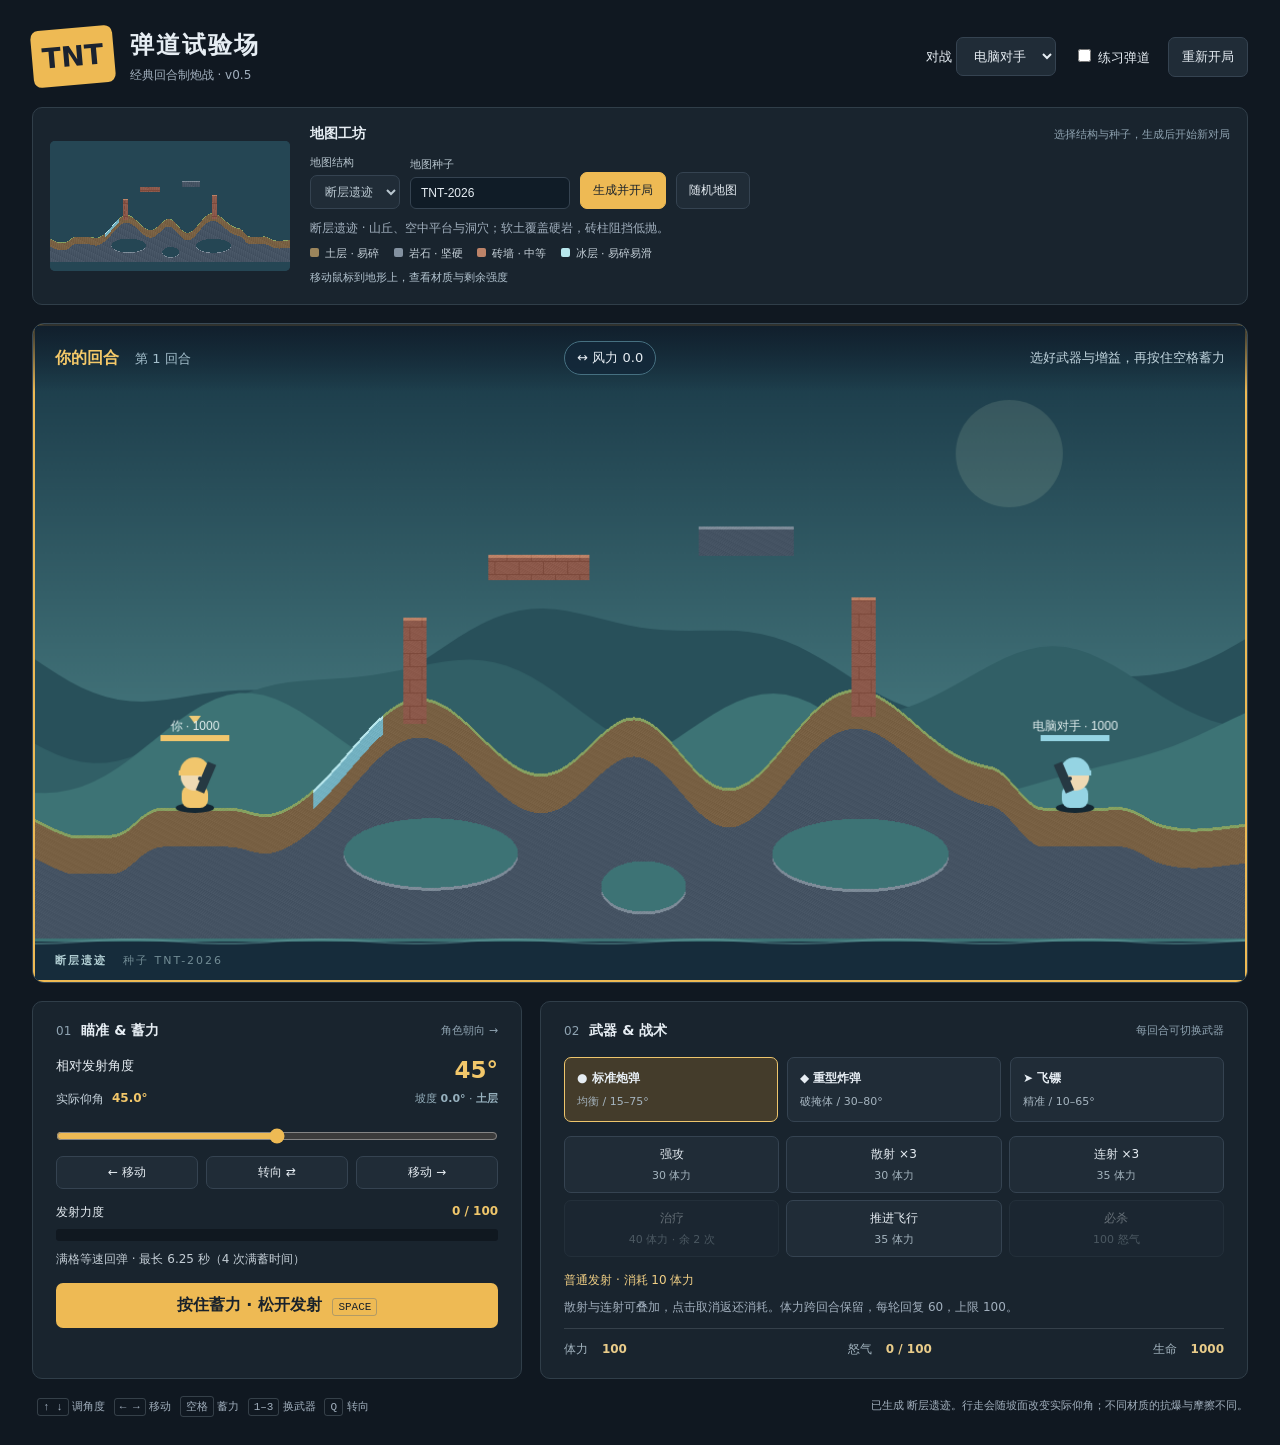
<file: lki/outputs/index.html>
<!doctype html>
<html lang="zh-CN">
<head><meta charset="utf-8"><meta name="viewport" content="width=device-width,initial-scale=1"><title>TNT · 弹道试验场</title><link rel="stylesheet" href="style.css"></head>
<body>
<main>
<header><div class="brand"><span class="mark">TNT</span><div><h1>弹道试验场</h1><p>经典回合制炮战 · v0.5</p></div></div><div class="options"><label>对战 <select id="mode"><option value="ai">电脑对手</option><option value="local">本地双人</option></select></label><label><input type="checkbox" id="practice"> 练习弹道</label><button id="restart">重新开局</button></div></header>
<section class="map-maker" aria-label="地图生成器">
<canvas id="mapPreview" width="240" height="130" aria-label="待生成地图预览"></canvas>
<div class="map-settings"><div class="panel-title"><b>地图工坊</b><span>选择结构与种子，生成后开始新对局</span></div>
<div class="map-controls"><label>地图结构 <select id="mapType"><option value="ruins">断层遗迹</option><option value="bridge">峡谷吊桥</option><option value="glacier">冰川裂谷</option><option value="quarry">矿洞堡垒</option><option value="islands">浮岛阶梯</option><option value="random">随机结构</option></select></label><label>地图种子 <input id="mapSeed" type="text" value="TNT-2026" maxlength="32" aria-label="地图种子"></label><button id="generateMap">生成并开局</button><button id="randomMap">随机地图</button></div>
<p id="mapDescription"></p><div class="terrain-legend"><span class="soil">土层 · 易碎</span><span class="rock">岩石 · 坚硬</span><span class="brick">砖墙 · 中等</span><span class="ice">冰层 · 易碎易滑</span></div><p id="terrainInfo">移动鼠标到地形上，查看材质与剩余强度</p></div>
</section>
<section class="arena"><div class="hud"><div><b id="turn">你的回合</b><span id="round">第 1 回合</span></div><div class="wind" id="wind">风力 0</div><div id="last">调整角度，按住空格蓄力</div></div><canvas id="game" tabindex="0" width="1200" height="650" aria-label="炮战地图：两名角色在可破坏的地形上轮流发射炮弹">浏览器需要支持 Canvas。</canvas><div class="result" id="result" hidden><strong id="winner"></strong><button id="again">再来一局</button></div><div class="map-label"><b id="mapName">断层遗迹</b><span id="currentSeed">种子 TNT-2026</span></div></section>
<section class="dashboard">
<div class="aim panel"><div class="panel-title">01 <b>瞄准 & 蓄力</b><span id="direction">向右发射 →</span></div><label class="angle-label" for="angle">相对发射角度 <strong><output id="angleValue">45</output>°</strong></label><div class="stance">实际仰角 <b id="actualAngle">45.0°</b><span>坡度 <b id="slopeValue">0.0°</b> · <b id="footing">土层</b></span></div><input id="angle" type="range" min="15" max="75" value="45"><div class="moves"><button id="left" aria-label="向左移动">← 移动</button><button id="face">转向 ⇄</button><button id="right" aria-label="向右移动">移动 →</button></div><div class="power-title"><span>发射力度</span><b id="powerValue">0 / 100</b></div><div class="power-track"><div id="powerFill"></div><i style="left:25%"></i><i style="left:50%"></i><i style="left:75%"></i></div><p id="chargeHint" class="charge-hint">满格等速回弹 · 最长 6.25 秒</p><button id="fire" class="fire">按住蓄力 · 松开发射 <kbd>SPACE</kbd></button></div>
<div class="loadout panel"><div class="panel-title">02 <b>武器 & 战术</b><span>每回合可切换武器</span></div><div id="weapons" class="weapons"><button data-weapon="0" class="selected"><b>● 标准炮弹</b><small>均衡 / 15–75°</small></button><button data-weapon="1"><b>◆ 重型炸弹</b><small>破掩体 / 30–80°</small></button><button data-weapon="2"><b>➤ 飞镖</b><small>精准 / 10–65°</small></button></div><div class="skills"><button id="boost">强攻 <small>30 体力</small></button><button id="triple">散射 ×3 <small>30 体力</small></button><button id="burst">连射 ×3 <small>35 体力</small></button><button id="heal">治疗 <small>40 体力 · 余 2 次</small></button><button id="fly">推进飞行 <small>35 体力</small></button><button id="rage">必杀 <small>100 怒气</small></button></div><p id="shotPlan" class="shot-plan" aria-live="polite">普通发射 · 消耗 10 体力</p><p id="skillHint">散射与连射可叠加，点击取消返还消耗。体力跨回合保留，每轮回复 60，上限 100。</p><div class="resources"><span>体力 <b id="energy">100</b></span><span>怒气 <b id="rageValue">0 / 100</b></span><span>生命 <b id="hp">1000</b></span></div></div>
</section>
<footer><p><kbd>↑ ↓</kbd> 调角度 <kbd>← →</kbd> 移动 <kbd>空格</kbd> 蓄力 <kbd>1–3</kbd> 换武器 <kbd>Q</kbd> 转向</p><p id="notice" aria-live="polite">命中敌人或炸穿脚下的地形获胜。所有数值为原型自定。</p></footer>
</main><script src="world.js"></script><script src="physics.js"></script><script src="game.js"></script></body></html>
</file>
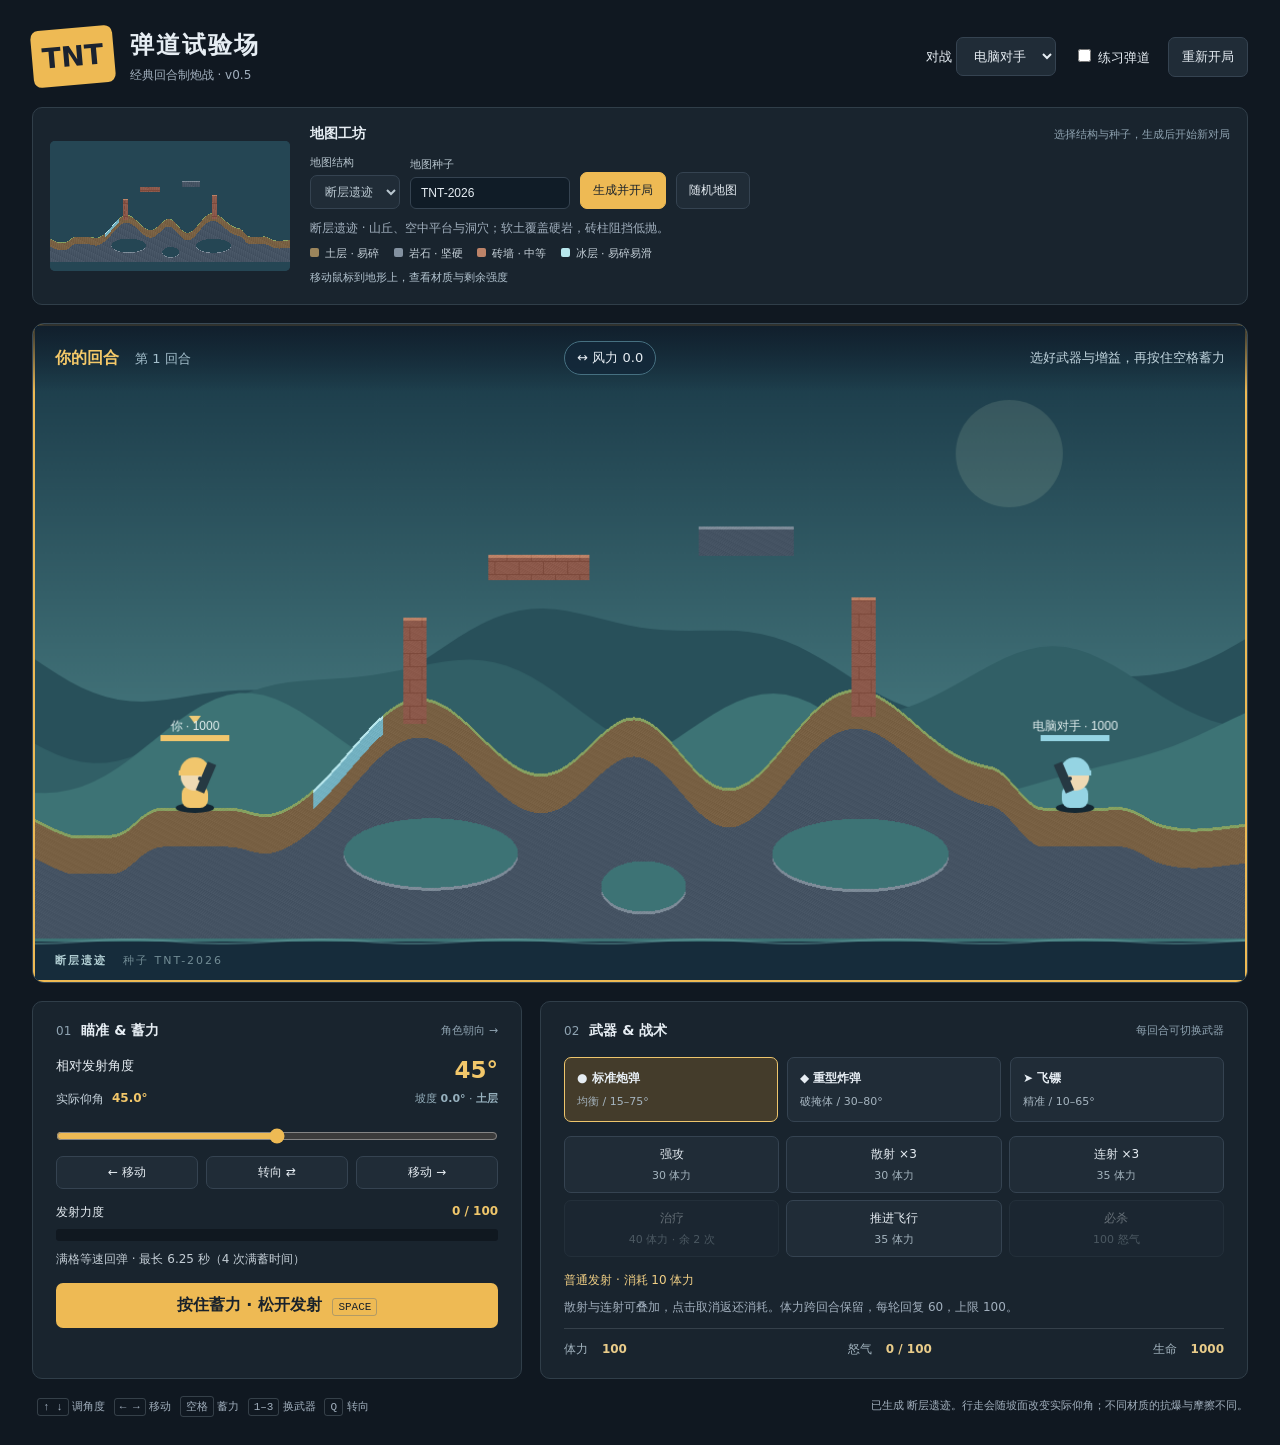
<file: lki/outputs/tnt-v0.3.html>
<!doctype html>
<html lang="zh-CN">
<head><meta charset="utf-8"><meta name="viewport" content="width=device-width,initial-scale=1"><title>TNT · 弹道试验场</title><style>*{box-sizing:border-box}body{margin:0;background:#101821;color:#e6edf3;font-family:"Microsoft YaHei",system-ui,sans-serif}main{max-width:1320px;margin:auto;padding:28px 32px}header{display:flex;align-items:center;justify-content:space-between;gap:20px;margin-bottom:22px}.brand{display:flex;gap:16px;align-items:center}.mark{font-size:28px;font-weight:900;background:#eeba54;color:#1b2330;padding:12px 10px;transform:rotate(-5deg);border-radius:8px}h1{font-size:24px;letter-spacing:2px;margin:0 0 6px}p{margin:0;font-size:12px;color:#a1afbd}.options{display:flex;gap:18px;align-items:center;font-size:13px;flex-wrap:wrap}button,select{font:inherit;color:inherit;border:1px solid #354351;border-radius:7px;background:#202c37;padding:10px 13px;cursor:pointer}button:hover{background:#2d3b47;border-color:#667788}button:disabled{opacity:.36;cursor:default}button:focus-visible,input:focus-visible,select:focus-visible{outline:2px solid #eeba54;outline-offset:3px}.arena{position:relative;background:#153041;border-radius:12px;overflow:hidden;border:1px solid #384956}.hud{position:absolute;top:0;left:0;right:0;display:flex;justify-content:space-between;align-items:center;padding:17px 22px;background:linear-gradient(#101b28dd,transparent);z-index:1;gap:12px;font-size:13px;pointer-events:none}.hud b{font-size:16px;color:#f4c969}.hud span{margin-left:16px;color:#a4bfcc}.wind{padding:7px 12px;background:#132739c9;border:1px solid #467081;border-radius:20px}#last{color:#c0d4dd}canvas{display:block;width:100%;aspect-ratio:1200/650;touch-action:none}.map-label{position:absolute;bottom:14px;left:22px;font-size:11px;letter-spacing:2px;color:#afccd1}.map-label span{margin-left:16px;opacity:.6}.dashboard{display:grid;grid-template-columns: .9fr 1.3fr;gap:18px;margin-top:18px}.panel{padding:20px 23px;background:#19242e;border:1px solid #303e49;border-radius:10px}.panel-title{display:flex;align-items:center;gap:10px;color:#8fa3b1;font-size:12px;margin-bottom:17px}.panel-title b{font-size:14px;color:#e6edf3}.panel-title span{margin-left:auto;font-size:11px}.angle-label{display:flex;justify-content:space-between;font-size:13px}.angle-label strong{font-size:23px;color:#f2c76a}input[type=range]{width:100%;accent-color:#eeba54;margin:12px 0}.moves{display:flex;gap:8px}.moves button{flex:1;font-size:12px;padding:7px}.power-title{display:flex;justify-content:space-between;font-size:12px;margin:15px 0 8px}.power-title b{color:#efc66b;font-variant-numeric:tabular-nums}.power-track{height:12px;background:#101820;position:relative;border-radius:3px;overflow:hidden}.power-track div{height:100%;width:0;background:linear-gradient(90deg,#7fc1a8,#eac466,#ed7756)}.power-track i{position:absolute;height:12px;width:1px;top:0;background:#10182080}.fire{margin-top:13px;width:100%;border:0;background:#eeba54;color:#19222b;font-weight:bold;padding:12px;touch-action:none;user-select:none}.fire:hover{background:#f5cc74}kbd{display:inline-block;font:11px monospace;border:1px solid #65727b70;padding:2px 5px;border-radius:3px;margin-left:5px}.weapons{display:flex;gap:9px}.weapons button{flex:1;text-align:left;padding:12px;font-size:12px}.weapons small{display:block;margin-top:7px;color:#a5b4bf;font-size:11px}.weapons .selected{border-color:#edc56c;background:#443c2b}.skills{display:flex;gap:7px;margin:14px 0;flex-wrap:wrap}.skills button{flex:1;font-size:12px;padding:9px 7px;white-space:nowrap}.skills small{display:block;font-size:10px;margin-top:5px;color:#a3b3bd}.skills .selected{border-color:#eeba54;background:#443c2b}#skillHint{min-height:30px;line-height:1.6}.resources{display:flex;justify-content:space-between;gap:12px;border-top:1px solid #35404a;padding-top:12px;font-size:12px;color:#a1b2bd}.resources b{color:#e9cc8a;margin-left:10px;font-variant-numeric:tabular-nums}footer{display:flex;justify-content:space-between;gap:18px;margin-top:17px;line-height:1.8}footer p{font-size:11px}.result{position:absolute;inset:0;background:#0c192bbb;display:flex;align-items:center;justify-content:center;flex-direction:column;gap:20px;z-index:3;backdrop-filter:blur(3px)}.result[hidden]{display:none}.result strong{font-size:34px;color:#f4cf7b}.result button{background:#eeba54;color:#18212b}input[type=checkbox]{accent-color:#eeba54}@media(max-width:800px){main{padding:15px}.dashboard{grid-template-columns:1fr}header{align-items:flex-start;flex-wrap:wrap}.hud{padding:10px;font-size:11px}.hud span{display:none}#last{max-width:35%;font-size:10px}.hud b{font-size:12px}.wind{padding:4px 8px}h1{font-size:20px}footer{flex-direction:column;gap:5px}.panel{padding:17px}.map-label{font-size:9px;bottom:9px}.options{gap:12px}}

.charge-hint{margin:9px 0 0;line-height:1.6;color:#c3cdd5;min-height:20px}.shot-plan{color:#f0cf85;margin:0 0 8px;line-height:1.65}.skills{display:grid;grid-template-columns:repeat(3,minmax(0,1fr))}.skills small{font-size:11px}.skills button{min-height:48px}@media(max-width:400px){.panel-title span{max-width:45%;text-align:right}.resources{gap:6px}.resources b{margin-left:4px}}

.map-maker{display:flex;gap:20px;margin-bottom:18px;padding:17px;background:#19242e;border:1px solid #303e49;border-radius:10px;align-items:center}
#mapPreview{width:240px;height:130px;aspect-ratio:240/130;flex-shrink:0;border-radius:5px;background:#254654}.map-settings{min-width:0;flex:1}.map-settings .panel-title{margin-bottom:12px}
.map-controls{display:flex;align-items:flex-end;gap:10px;flex-wrap:wrap}.map-controls label{font-size:11px;color:#b8c6cf;display:flex;flex-direction:column;gap:5px}.map-controls select,.map-controls input{max-width:100%;font-size:12px;padding:8px 10px}.map-controls input{width:160px;background:#101c27;color:#e6edf3;border:1px solid #354351;border-radius:6px}.map-controls button{font-size:12px;padding:9px 12px}#generateMap{background:#eeba54;color:#18212b;border-color:#eeba54}
#mapDescription{margin-top:10px;line-height:1.5}.terrain-legend{display:flex;gap:14px;flex-wrap:wrap;margin:9px 0;font-size:11px;color:#c6d1d9}.terrain-legend span:before{content:'';display:inline-block;width:9px;height:9px;margin-right:6px;border-radius:2px}.soil:before{background:#9b855c}.rock:before{background:#8391a0}.brick:before{background:#bd8368}.ice:before{background:#b8e7ed}#terrainInfo{font-size:11px;min-height:17px;color:#b3c4d0}
.stance{display:flex;justify-content:space-between;gap:8px;flex-wrap:wrap;font-size:12px;margin:8px 0;color:#c2cfd8}.stance>b{color:#f2c76a;margin-right:auto}.stance span{font-size:11px;color:#96b0bd}#game:focus-visible{outline:2px solid #eeba54;outline-offset:-2px}
@media(max-width:1000px){.map-maker{align-items:flex-start}#mapPreview{width:180px;height:98px}.map-settings .panel-title span{display:none}}
@media(max-width:650px){.map-maker{flex-direction:column;gap:12px}#mapPreview{width:100%;height:auto;max-height:160px;object-fit:contain}.map-settings{width:100%}.map-controls{display:grid;grid-template-columns:1fr 1fr}.map-controls input{width:100%}.map-controls select{width:100%}.terrain-legend{gap:10px}.map-controls input{font-size:16px}.map-label{letter-spacing:0}.map-label span{margin-left:10px}}
</style></head>
<body>
<main>
<header><div class="brand"><span class="mark">TNT</span><div><h1>弹道试验场</h1><p>经典回合制炮战 · v0.5</p></div></div><div class="options"><label>对战 <select id="mode"><option value="ai">电脑对手</option><option value="local">本地双人</option></select></label><label><input type="checkbox" id="practice"> 练习弹道</label><button id="restart">重新开局</button></div></header>
<section class="map-maker" aria-label="地图生成器">
<canvas id="mapPreview" width="240" height="130" aria-label="待生成地图预览"></canvas>
<div class="map-settings"><div class="panel-title"><b>地图工坊</b><span>选择结构与种子，生成后开始新对局</span></div>
<div class="map-controls"><label>地图结构 <select id="mapType"><option value="ruins">断层遗迹</option><option value="bridge">峡谷吊桥</option><option value="glacier">冰川裂谷</option><option value="quarry">矿洞堡垒</option><option value="islands">浮岛阶梯</option><option value="random">随机结构</option></select></label><label>地图种子 <input id="mapSeed" type="text" value="TNT-2026" maxlength="32" aria-label="地图种子"></label><button id="generateMap">生成并开局</button><button id="randomMap">随机地图</button></div>
<p id="mapDescription"></p><div class="terrain-legend"><span class="soil">土层 · 易碎</span><span class="rock">岩石 · 坚硬</span><span class="brick">砖墙 · 中等</span><span class="ice">冰层 · 易碎易滑</span></div><p id="terrainInfo">移动鼠标到地形上，查看材质与剩余强度</p></div>
</section>
<section class="arena"><div class="hud"><div><b id="turn">你的回合</b><span id="round">第 1 回合</span></div><div class="wind" id="wind">风力 0</div><div id="last">调整角度，按住空格蓄力</div></div><canvas id="game" tabindex="0" width="1200" height="650" aria-label="炮战地图：两名角色在可破坏的地形上轮流发射炮弹">浏览器需要支持 Canvas。</canvas><div class="result" id="result" hidden><strong id="winner"></strong><button id="again">再来一局</button></div><div class="map-label"><b id="mapName">断层遗迹</b><span id="currentSeed">种子 TNT-2026</span></div></section>
<section class="dashboard">
<div class="aim panel"><div class="panel-title">01 <b>瞄准 & 蓄力</b><span id="direction">向右发射 →</span></div><label class="angle-label" for="angle">相对发射角度 <strong><output id="angleValue">45</output>°</strong></label><div class="stance">实际仰角 <b id="actualAngle">45.0°</b><span>坡度 <b id="slopeValue">0.0°</b> · <b id="footing">土层</b></span></div><input id="angle" type="range" min="15" max="75" value="45"><div class="moves"><button id="left" aria-label="向左移动">← 移动</button><button id="face">转向 ⇄</button><button id="right" aria-label="向右移动">移动 →</button></div><div class="power-title"><span>发射力度</span><b id="powerValue">0 / 100</b></div><div class="power-track"><div id="powerFill"></div><i style="left:25%"></i><i style="left:50%"></i><i style="left:75%"></i></div><p id="chargeHint" class="charge-hint">满格等速回弹 · 最长 6.25 秒</p><button id="fire" class="fire">按住蓄力 · 松开发射 <kbd>SPACE</kbd></button></div>
<div class="loadout panel"><div class="panel-title">02 <b>武器 & 战术</b><span>每回合可切换武器</span></div><div id="weapons" class="weapons"><button data-weapon="0" class="selected"><b>● 标准炮弹</b><small>均衡 / 15–75°</small></button><button data-weapon="1"><b>◆ 重型炸弹</b><small>破掩体 / 30–80°</small></button><button data-weapon="2"><b>➤ 飞镖</b><small>精准 / 10–65°</small></button></div><div class="skills"><button id="boost">强攻 <small>30 体力</small></button><button id="triple">散射 ×3 <small>30 体力</small></button><button id="burst">连射 ×3 <small>35 体力</small></button><button id="heal">治疗 <small>40 体力 · 余 2 次</small></button><button id="fly">推进飞行 <small>35 体力</small></button><button id="rage">必杀 <small>100 怒气</small></button></div><p id="shotPlan" class="shot-plan" aria-live="polite">普通发射 · 消耗 10 体力</p><p id="skillHint">散射与连射可叠加，点击取消返还消耗。体力跨回合保留，每轮回复 60，上限 100。</p><div class="resources"><span>体力 <b id="energy">100</b></span><span>怒气 <b id="rageValue">0 / 100</b></span><span>生命 <b id="hp">1000</b></span></div></div>
</section>
<footer><p><kbd>↑ ↓</kbd> 调角度 <kbd>← →</kbd> 移动 <kbd>空格</kbd> 蓄力 <kbd>1–3</kbd> 换武器 <kbd>Q</kbd> 转向</p><p id="notice" aria-live="polite">命中敌人或炸穿脚下的地形获胜。所有数值为原型自定。</p></footer>
</main><script>(() => {
  'use strict';
  const WIDTH=1200,HEIGHT=650,BOTTOM=607;
  const MATERIALS={
    1:{id:1,name:'土层',strength:20,grip:.95,friction:.7,color:[120,96,67],top:[135,162,97],description:'松软，容易炸开'},
    2:{id:2,name:'岩石',strength:90,grip:.98,friction:.78,color:[69,83,99],top:[126,140,153],description:'坚硬，需要多次爆破'},
    3:{id:3,name:'砖墙',strength:50,grip:.85,friction:.65,color:[140,89,75],top:[189,131,104],description:'中等强度，适合作为掩体'},
    4:{id:4,name:'冰层',strength:14,grip:.075,friction:.045,color:[115,177,193],top:[184,231,237],description:'易碎，坡面会滑行'}
  };
  const CATALOG=[
    {id:'ruins',name:'断层遗迹',description:'山丘、空中平台与洞穴；软土覆盖硬岩，砖柱阻挡低抛。'},
    {id:'bridge',name:'峡谷吊桥',description:'峡谷上的砖桥与桥墩，先打掉桥面还是绕过堡垒？'},
    {id:'glacier',name:'冰川裂谷',description:'覆冰斜坡、冰棚和岩脊；低摩擦会改变站位与仰角。'},
    {id:'quarry',name:'矿洞堡垒',description:'多层岩矿、地下矿洞和有窗口的砖堡，适合消耗战。'},
    {id:'islands',name:'浮岛阶梯',description:'三座主岛和错落的小平台，飞行换位与坠落风险并存。'}
  ];
  const clamp=(v,a,b)=>Math.max(a,Math.min(b,v));
  function seedHash(text){let h=2166136261;for(const c of text){h^=c.charCodeAt(0);h=Math.imul(h,16777619);}return h>>>0;}
  function randomFrom(seed){let a=seedHash(seed);return()=>{a=(a+0x6D2B79F5)>>>0;let t=a;t=Math.imul(t^(t>>>15),t|1);t^=t+Math.imul(t^(t>>>7),t|61);return ((t^(t>>>14))>>>0)/4294967296;};}
  function create(kind='ruins',seed='TNT-2026'){
    seed=String(seed||'TNT-2026').slice(0,32);
    const rand=randomFrom(seed+'|'+kind),range=(a,b)=>a+(b-a)*rand();
    if(kind==='random')kind=CATALOG[Math.floor(rand()*CATALOG.length)].id;
    if(!CATALOG.some(m=>m.id===kind))kind='ruins';
    const entry=CATALOG.find(m=>m.id===kind),cells=new Uint8Array(WIDTH*HEIGHT),durability=new Uint8Array(cells.length);
    const heights=new Float64Array(WIDTH),phase=range(0,6),frequency=range(75,115);
    const hill1=range(335,390),hill2=range(790,855),amp1=range(75,125),amp2=range(90,140);
    const spawnX=[160,1030];
    function set(x,y,id){x=Math.floor(x);y=Math.floor(y);if(x<0||x>=WIDTH||y<0||y>=BOTTOM)return;const i=y*WIDTH+x;cells[i]=id;durability[i]=id?MATERIALS[id].strength:0;}
    function rect(left,top,right,bottom,id){for(let y=Math.max(0,Math.floor(top));y<Math.min(BOTTOM,bottom);y++)for(let x=Math.max(0,Math.floor(left));x<Math.min(WIDTH,right);x++)set(x,y,id);}
    function ellipse(cx,cy,rx,ry,id){for(let y=Math.max(0,Math.floor(cy-ry));y<Math.min(BOTTOM,cy+ry);y++)for(let x=Math.max(0,Math.floor(cx-rx));x<Math.min(WIDTH,cx+rx);x++)if(((x-cx)/rx)**2+((y-cy)/ry)**2<1)set(x,y,id);}
    function safeBlend(x,top){for(const sx of spawnX){const d=Math.abs(x-sx);if(d<32)return 478;if(d<83){const t=(d-32)/51,s=t*t*(3-2*t);top=478*(1-s)+top*s;}}return top;}
    for(let x=0;x<WIDTH;x++){
      let top=480+24*Math.sin(x/frequency+phase)+10*Math.sin(x/34+phase/2)
        -amp1*Math.exp(-(((x-hill1)/100)**2))-amp2*Math.exp(-(((x-hill2)/110)**2));
      if(kind==='ruins')top-=rangeOnce(70,95)*Math.exp(-(((x-600)/70)**2));
      if(kind==='bridge')top-=60*Math.exp(-(((x-445)/110)**2))+50*Math.exp(-(((x-730)/90)**2));
      if(kind==='glacier')top-=80*Math.exp(-(((x-590)/165)**2));
      if(kind==='quarry')top-=50*Math.exp(-(((x-600)/140)**2));
      if(kind==='islands')top=468+18*Math.sin(x/65+phase)-85*Math.exp(-(((x-600)/150)**2));
      top=safeBlend(x,clamp(top,275,505));heights[x]=top;
      const island=kind!=='islands'||x<310||(x>425&&x<775)||x>895;
      if(!island)continue;
      const bottom=kind==='islands'?Math.min(BOTTOM,top+(x>425&&x<775?108:140)):BOTTOM;
      for(let y=Math.floor(top);y<bottom;y++){
        const depth=y-top;
        let id=depth<38?1:2;
        if(kind==='glacier'&&depth<45)id=4;
        if(kind==='quarry'&&depth>14)id=2;
        set(x,y,id);
      }
    }
    // A constant derived from the seed, never a random sample for each column.
    function rangeOnce(a,b){return a+(b-a)*(seedHash(seed+'peak')%10000)/10000;}
    const caveShift=range(-18,18);
    if(kind!=='islands'){
      ellipse(405+caveShift,522,range(65,96),range(26,38),0);
      ellipse(805-caveShift,523,range(60,92),range(24,37),0);
      if(kind==='quarry'){
        rect(390,525,825,548,0);ellipse(610,535,65,47,0);
        rect(486,501,496,548,3);rect(707,499,717,548,3);
      }
    }
    if(kind==='ruins'){
      rect(range(442,460),range(215,235),550,253,3);
      rect(658,range(193,215),range(735,758),229,2);
      rect(hill1-20,290,hill1+2,heights[Math.floor(hill1)]+24,3);
      rect(hill2+4,270,hill2+27,heights[Math.floor(hill2)]+25,3);
      ellipse(603,555,42,25,0);
    }else if(kind==='bridge'){
      const gapLeft=range(483,516),gapRight=range(682,713),deckY=range(390,410);
      rect(gapLeft,300,gapRight,BOTTOM,0);
      for(let x=430;x<775;x++){
        const top=deckY+.0008*(x-600)**2;
        rect(x,top,x+1,top+30,3);
      }
      rect(441,deckY+18,458,BOTTOM,2);rect(750,deckY+18,767,BOTTOM,2);
      rect(382,328,411,heights[390]+25,3);rect(799,314,832,heights[810]+25,3);
      rect(537,deckY+3,570,deckY+27,4);
    }else if(kind==='glacier'){
      rect(443,234,range(520,563),257,4);rect(681,205,range(744,777),228,4);
      rect(752,310,778,heights[762]+20,3);
      // A buried soil seam and a rock ridge visibly mix strengths on this map.
      ellipse(578,447,83,17,1);rect(580,305,601,heights[590]+50,2);
    }else if(kind==='quarry'){
      rect(510,293,693,322,3);rect(516,322,542,heights[520]+20,3);rect(657,322,685,heights[670]+20,3);
      rect(543,330,656,348,0);rect(548,373,653,390,3);
      rect(346,268,434,291,2);rect(786,247,865,270,2);
      ellipse(584,428,48,17,1);ellipse(711,479,42,18,4);
    }else if(kind==='islands'){
      rect(331,range(334,353),401,373,3);rect(799,range(302,324),869,342,4);
      rect(524,242,610,262,2);rect(615,368,639,430,3);
      ellipse(578,460,61,24,0);
    }
    if(kind!=='glacier'){
      // Patch of ice away from safe spawn areas: material variety has gameplay effects.
      const x0=kind==='islands'?450:range(250,283),x1=x0+range(48,75);
      for(let x=Math.floor(x0);x<x1;x++)for(let y=Math.floor(heights[x]);y<heights[x]+18;y++)if(cells[y*WIDTH+x])set(x,y,4);
    }
    // Keep spawn headroom and a thick support column; caves and structures cannot trap spawns.
    for(const sx of spawnX){
      rect(sx-30,0,sx+31,478,0);
      for(let x=sx-30;x<=sx+30;x++)for(let y=478;y<Math.min(BOTTOM,kind==='islands'?600:BOTTOM);y++)set(x,y,y<516?(kind==='glacier'?4:1):2);
    }
    const stats=()=>{const counts={1:0,2:0,3:0,4:0};let hash=2166136261;for(let i=0;i<cells.length;i++){if(cells[i])counts[cells[i]]++;hash=Math.imul(hash^cells[i],16777619);}return {counts,hash:(hash>>>0).toString(16)};};
    const originalStats=stats();
    function materialAt(x,y){x=Math.floor(x);y=Math.floor(y);if(x<0||x>=WIDTH||y<0||y>=HEIGHT)return null;const i=y*WIDTH+x,id=cells[i];return id?{...MATERIALS[id],remaining:durability[i]}:null;}
    function solid(x,y){x=Math.floor(x);y=Math.floor(y);return x>=0&&x<WIDTH&&y>=0&&y<HEIGHT&&cells[y*WIDTH+x]!==0;}
    function surface(x,start=0,end=HEIGHT){x=Math.floor(x);if(x<0||x>=WIDTH)return HEIGHT+40;for(let y=Math.max(0,Math.floor(start));y<Math.min(HEIGHT,end);y++)if(cells[y*WIDTH+x])return y;return HEIGHT+40;}
    function blast(cx,cy,radius,energy){
      let removed=0,damaged=0;
      for(let y=Math.max(0,Math.floor(cy-radius));y<Math.min(HEIGHT,cy+radius);y++)for(let x=Math.max(0,Math.floor(cx-radius));x<Math.min(WIDTH,cx+radius);x++){
        const i=y*WIDTH+x;if(!cells[i])continue;
        const distance=Math.hypot(x-cx,y-cy);if(distance>=radius)continue;
        const impulse=energy*(1-distance/radius);
        durability[i]=Math.max(0,durability[i]-Math.max(1,Math.round(impulse)));
        damaged++;
        if(durability[i]===0){cells[i]=0;removed++;}
      }
      return {removed,damaged};
    }
    function render(context){
      const image=context.createImageData(WIDTH,HEIGHT),data=image.data;
      for(let y=0;y<HEIGHT;y++)for(let x=0;x<WIDTH;x++){
        const cell=y*WIDTH+x,id=cells[cell];if(!id)continue;
        const def=MATERIALS[id],i=cell*4,edge=!solid(x,y-1)||!solid(x,y-3),color=edge?def.top:def.color;
        const noise=((x*17+y*31)%13)-6,damage=1-durability[cell]/def.strength;
        const crack=damage>.25&&((x+y*3)%17)<damage*6;
        const mortar=id===3&&((y%13===0)||((x+(Math.floor(y/13)%2)*12)%24===0));
        const offset=crack?-30:mortar?-16:noise;
        for(let c=0;c<3;c++)data[i+c]=clamp(color[c]+offset,0,255);
        data[i+3]=255;
      }
      context.putImageData(image,0,0);
    }
    return {kind,name:entry.name,description:entry.description,seed,cells,durability,spawnX,originalStats,
      materialAt,solid,surface,blast,render,stats,width:WIDTH,height:HEIGHT};
  }
  window.TNTWorld={create,catalog:CATALOG,materials:MATERIALS};
})();
</script><script>(() => {
  'use strict';
  const GRAVITY=260,RADIUS=14,FOOT=18,STEP_HEIGHT=7;
  const clamp=(v,a,b)=>Math.max(a,Math.min(b,v));
  function support(world,x,y,rise=STEP_HEIGHT,drop=24){
    const foot=y+FOOT,points=[];let center=Infinity,material=null;
    for(const dx of [-12,-8,-4,0,4,8,12]){
      // Probe far enough above the center foot to find the real surface on steep slopes.
      // Allowed step height is checked separately against the resulting body pose.
      const floor=world.surface(x+dx,foot-rise-RADIUS,foot+drop+1);
      if(floor>world.height)continue;
      const candidate=floor-4-Math.sqrt(RADIUS*RADIUS-dx*dx);
      points.push({dx,floor});
      if(candidate<center){center=candidate;material=world.materialAt(x+dx,floor);}
    }
    if(!points.length)return null;
    const meanX=points.reduce((s,p)=>s+p.dx,0)/points.length;
    const meanY=points.reduce((s,p)=>s+p.floor,0)/points.length;
    let covariance=0,variance=0;
    for(const point of points){covariance+=(point.dx-meanX)*(point.floor-meanY);variance+=(point.dx-meanX)**2;}
    const slope=clamp(Math.atan(variance?covariance/variance:0),-Math.PI*.42,Math.PI*.42);
    return {y:center,slope,material};
  }
  function bodyClear(world,x,y){
    for(const dx of [-12,-8,-4,0,4,8,12]){
      const top=-12-Math.sqrt(Math.max(0,144-dx*dx));
      const bottom=4+Math.sqrt(196-dx*dx)-.8;
      for(let dy=top;dy<=bottom;dy+=4)if(world.solid(x+dx,y+dy))return false;
      if(world.solid(x+dx,y+bottom))return false;
    }
    return true;
  }
  function place(world,p,x,start=0){
    const floor=world.surface(x,start);
    if(floor>=world.height)return false;
    const pose=support(world,x,floor-FOOT,10,25);
    if(!pose||!bodyClear(world,x,pose.y))return false;
    p.x=x;p.y=pose.y;p.slope=pose.slope;p.grounded=true;p.groundMaterial=pose.material.id;
    p.vx=0;p.vy=0;p.vt=0;return true;
  }
  function elevation(p,localAngle){return localAngle-p.face*(p.slope||0)*180/Math.PI;}
  function launch(p,localAngle,power,weapon){
    const angle=localAngle*Math.PI/180,slope=p.slope||0,c=Math.cos(slope),s=Math.sin(slope);
    const speed=(130+power*5.6)*weapon.speed;
    const localX=p.face*Math.cos(angle),localY=-Math.sin(angle);
    const tipX=localX*24,tipY=-9+localY*24;
    const verticalMotion=p.grounded?(p.vt||0)*Math.sin(slope):(p.vy||0);
    return {x:p.x+tipX*c-tipY*s,y:p.y+tipX*s+tipY*c,
      vx:speed*(localX*c-localY*s)+(p.vx||0),vy:speed*(localX*s+localY*c)+verticalMotion};
  }
  function update(world,p,dt,input=0,reserve=10){
    if(p.hp<=0)return false;
    const oldX=p.x,oldY=p.y,oldSlope=p.slope||0;
    const walking=input!==0&&p.energy>reserve+1;
    if(p.grounded){
      const here=support(world,p.x,p.y);
      if(!here||here.y-p.y>10||here.y-p.y<-STEP_HEIGHT){
        p.grounded=false;p.vx=(p.vt||0)*Math.cos(p.slope||0);p.vy=(p.vt||0)*Math.sin(p.slope||0);
      }else{
        p.y=here.y;p.slope=here.slope;p.groundMaterial=here.material.id;
        const along=GRAVITY*Math.sin(p.slope),normal=GRAVITY*Math.cos(p.slope);
        let acceleration=along;
        if(walking){
          // The leg drive is limited by available static traction; ice cannot supply it.
          const drive=clamp((input*70-(p.vt||0))*8-along,-here.material.grip*normal,here.material.grip*normal);
          acceleration+=drive;p.face=input;
        }else if(Math.abs(p.vt||0)<1.5&&Math.abs(along)<=here.material.grip*normal){
          p.vt=0;acceleration=0;
        }else{
          const sign=Math.sign(p.vt||along);
          acceleration-=sign*here.material.friction*normal;
        }
        const previous=p.vt||0;
        p.vt=clamp(previous+acceleration*dt,-300,300);
        if(!walking&&previous*p.vt<0&&Math.abs(along)<=here.material.grip*normal)p.vt=0;
        const dx=p.vt*Math.cos(p.slope)*dt,nx=clamp(p.x+dx,RADIUS,world.width-RADIUS);
        const next=support(world,nx,p.y);
        const cost=walking?Math.abs(nx-p.x)*.32:0;
        if(cost>p.energy-reserve){p.vt=0;p.vx=0;}
        else if(next&&Math.abs(next.y-p.y)<=STEP_HEIGHT&&bodyClear(world,nx,next.y)){
          p.x=nx;p.y=next.y;p.slope=next.slope;p.groundMaterial=next.material.id;p.energy-=cost;p.vy=0;
          p.vx=p.vt*Math.cos(p.slope);
        }else if(!next||(next.y-p.y>STEP_HEIGHT&&!world.solid(nx,p.y))){
          if(bodyClear(world,nx,p.y)){p.x=nx;p.energy-=cost;p.grounded=false;p.vx=p.vt*Math.cos(p.slope);p.vy=p.vt*Math.sin(p.slope);}
          else {p.vt=0;p.vx=0;}
        }else {p.vt=0;p.vx=0;}
      }
    }
    if(!p.grounded){
      p.vy+=GRAVITY*dt;
      const nx=clamp(p.x+(p.vx||0)*dt,RADIUS,world.width-RADIUS);
      if(bodyClear(world,nx,p.y))p.x=nx;else p.vx=0;
      const ny=p.y+p.vy*dt;
      const landing=p.vy>=0?support(world,p.x,p.y,0,Math.max(2,ny-p.y+2)):null;
      if(landing&&ny>=landing.y&&landing.y>=p.y-2&&bodyClear(world,p.x,landing.y)){
        p.y=landing.y;p.slope=landing.slope;p.groundMaterial=landing.material.id;p.grounded=true;
        p.vt=((p.vx||0)*Math.cos(p.slope)+p.vy*Math.sin(p.slope))*(landing.material.id===4?.9:.65);
        p.vy=0;
      }else if(bodyClear(world,p.x,ny)){p.y=ny;}
      else {p.vy=0;}
    }
    if(p.y>world.height+25)p.hp=0;
    return Math.abs(p.x-oldX)>.001||Math.abs(p.y-oldY)>.001||Math.abs(p.slope-oldSlope)>.001;
  }
  function startFlight(p,localAngle,power){
    const actualAngle=elevation(p,localAngle),angle=actualAngle*Math.PI/180;
    const force=420+clamp(power,5,100)*2.4,poweredFor=.72;
    const vx=p.vx||0,vy=p.grounded?(p.vt||0)*Math.sin(p.slope||0):(p.vy||0);
    const ax=p.face*Math.cos(angle)*force,ay=-Math.sin(angle)*force;
    p.vx=vx;p.vy=vy;p.vt=0;p.grounded=false;p.slope=0;
    return {ax,ay,poweredFor,elapsed:0,stage:'powered',hit:false,localAngle,actualAngle,power};
  }
  function stepFlight(world,p,jet,dt,wind=0){
    jet.elapsed+=dt;
    const powered=!jet.hit&&jet.elapsed<=jet.poweredFor;
    jet.stage=powered?'powered':jet.hit?'collision':'coast';
    // Thrust acts as acceleration; once fuel runs out, gravity and drag remain.
    p.vx+=((powered?jet.ax:0)+wind*6-p.vx*.025)*dt;
    p.vy+=((powered?jet.ay:0)+GRAVITY-p.vy*.025)*dt;
    const dx=p.vx*dt,dy=p.vy*dt,steps=Math.max(1,Math.ceil(Math.hypot(dx,dy)/1.5));
    for(let i=0;i<steps;i++){
      const nx=clamp(p.x+dx/steps,RADIUS,world.width-RADIUS),ny=p.y+dy/steps;
      const landing=p.vy>=0?support(world,nx,p.y,0,Math.max(2,dy/steps+2)):null;
      if(landing&&ny>=landing.y&&landing.y>=p.y-2&&bodyClear(world,nx,landing.y)){
        p.x=nx;p.y=landing.y;p.slope=landing.slope;p.groundMaterial=landing.material.id;p.grounded=true;
        p.vt=(p.vx*Math.cos(p.slope)+p.vy*Math.sin(p.slope))*.25;p.vy=0;
        jet.stage='landed';return 'landed';
      }
      if(!bodyClear(world,nx,ny)){
        jet.hit=true;jet.stage='collision';
        // Axis tests distinguish a wall from a ceiling. No displacement penetrates terrain.
        if(!bodyClear(world,nx,p.y))p.vx=0;
        if(!bodyClear(world,p.x,ny))p.vy=Math.max(0,p.vy*.15);
        if(bodyClear(world,nx,p.y))p.x=nx;
        if(bodyClear(world,p.x,ny))p.y=ny;
        break;
      }
      p.x=nx;p.y=ny;
    }
    if(p.y>world.height+25){p.hp=0;jet.stage='lost';return 'lost';}
    return 'airborne';
  }
  window.TNTPhysics={support,bodyClear,place,elevation,launch,update,startFlight,stepFlight,gravity:GRAVITY};
})();
</script><script>(() => {
'use strict';
const $=id=>document.getElementById(id), canvas=$('game'),ctx=canvas.getContext('2d');
const W=1200,H=650,G=260,DT=1/120;
const CHARGE_RATE=64,MAX_CHARGE_TIME=4*100/CHARGE_RATE;
const SHOT_COST=10,ENERGY_REGEN=60;
const BUFFS={boost:{cost:30,name:'强攻'},triple:{cost:30,name:'散射'},burst:{cost:35,name:'连射'},rage:{cost:0,name:'必杀'}};
const weapons=[{name:'标准炮弹',damage:150,radius:42,excavation:80,min:15,max:75,speed:1,color:'#ffd06a'}, {name:'重型炸弹',damage:190,radius:58,excavation:145,min:30,max:80,speed:.91,color:'#ef9761'}, {name:'飞镖',damage:205,radius:24,excavation:50,min:10,max:65,speed:1.12,color:'#9ce5da'}];
const ground=document.createElement('canvas');ground.width=W;ground.height=H;const gc=ground.getContext('2d');
let world,terrain,players,active,round,wind,phase,angle,power,charging,chargeElapsed,selected,buffs,flyMode,jet,shots,pending,volleyRageAwarded,particles,texts,trail,lastPower,age,aiDelay,elapsed=0,stamp=0,acc=0,shake=0;
const keys=new Set();let pointerMove=0;let audio;
function say(msg){$('notice').textContent=msg;}
function solid(x,y){return world.solid(x,y);}
function surface(x,start=0){return world.surface(x,start);}
function paintGround(){world.render(gc);}
function reset(){
  const kind=$('mapType').value||'ruins',seed=String($('mapSeed').value||'TNT-2026').trim().slice(0,32)||'TNT-2026';
  $('mapSeed').value=seed;world=window.TNTWorld.create(kind,seed);terrain=world.cells;paintGround();
  players=[{name:'你',x:160,y:0,hp:1000,energy:100,rage:0,face:1,vy:0,vx:0,vt:0,slope:0,grounded:false,color:'#f1c66d',healUsed:false,heals:2},
    {name:$('mode').value==='ai'?'电脑对手':'玩家二',x:1030,y:0,hp:1000,energy:100,rage:0,face:-1,vy:0,vx:0,vt:0,slope:0,grounded:false,color:'#95d4e3',healUsed:false,heals:2}];
  players.forEach((p,i)=>{if(!window.TNTPhysics.place(world,p,world.spawnX[i]))throw new Error('地图出生点缺少安全支撑');});
  active=0;round=1;wind=0;phase='aim';angle=45;power=0;charging=false;chargeElapsed=0;
  selected=0;buffs=new Set();flyMode=false;jet=null;shots=[];pending=[];volleyRageAwarded=false;
  particles=[];texts=[];trail=[];lastPower=null;age=0;aiDelay=0;shake=0;
  keys.clear();pointerMove=0;$('result').hidden=true;
  $('last').textContent='选好武器与增益，再按住空格蓄力';
  $('mapName').textContent=world.name;$('currentSeed').textContent='种子 '+world.seed;
  say('已生成 '+world.name+'。行走会随坡面改变实际仰角；不同材质的抗爆与摩擦不同。');
  previewMap();ui();canvas.focus({preventScroll:true});
}
function isHuman(){return active===0||$('mode').value==='local';}
function controllable(){return phase==='aim'&&isHuman();}
function ui(){
  const p=players[active],w=weapons[selected],enabled=controllable();
  $('turn').textContent=phase==='over'?'对战结束':phase==='jet'?(jet.stage==='powered'?'推进飞行中':jet.hit?'推进中断 · 下落中':'惯性滑翔中'):phase==='flight'?'炮弹飞行中':isHuman()?(active===0?'你的回合':'玩家二的回合'):'电脑正在瞄准';
  $('round').textContent=`第 ${round} 回合`;
  $('wind').textContent=`${wind<0?'←':wind>0?'→':'↔'} 风力 ${Math.abs(wind).toFixed(1)}`;
  $('angle').min=flyMode?15:w.min;$('angle').max=flyMode?85:w.max;$('angle').value=angle;$('angleValue').textContent=Math.round(angle);
  $('direction').textContent=p.face===1?'角色朝向 →':'← 角色朝向';
  const actual=window.TNTPhysics.elevation(p,angle);
  $('actualAngle').textContent=actual.toFixed(1)+'°';
  $('slopeValue').textContent=(p.slope*180/Math.PI).toFixed(1)+'°';
  const mat=window.TNTWorld.materials[p.groundMaterial];
  $('footing').textContent=p.grounded?(mat?mat.name:'地面'):'空中';
  $('powerValue').textContent=`${Math.round(power)} / 100`;$('powerFill').style.width=power+'%';
  const descending=(chargeElapsed*CHARGE_RATE)%200>=100;
  $('chargeHint').textContent=charging?`${descending?'↓ 回弹':'↑ 蓄力'} · ${(MAX_CHARGE_TIME-chargeElapsed).toFixed(2)} 秒后自动发射`:'满格等速回弹 · 最长 6.25 秒（4 次满蓄时间）';
  $('energy').textContent=Math.floor(p.energy);$('rageValue').textContent=Math.floor(p.rage)+' / 100';$('hp').textContent=Math.max(0,Math.round(p.hp));
  ['left','right'].forEach(id=>$(id).disabled=!enabled||flyMode||charging);
  ['face','angle'].forEach(id=>$(id).disabled=!enabled||charging);
  $('fire').disabled=!enabled||p.energy<(flyMode?35:SHOT_COST);
  $('fire').innerHTML=flyMode?'按住蓄力 · 松开起飞 <kbd>SPACE</kbd>':'按住蓄力 · 松开发射 <kbd>SPACE</kbd>';
  document.querySelectorAll('[data-weapon]').forEach(b=>{
    b.disabled=!enabled||charging||flyMode;b.classList.toggle('selected',+b.dataset.weapon===selected);
    b.setAttribute('aria-pressed',+b.dataset.weapon===selected);
  });
  for(const [id,def] of Object.entries(BUFFS)){
    $(id).disabled=!enabled||charging||flyMode||(!buffs.has(id)&&(id==='rage'?p.rage<100:p.energy<def.cost+SHOT_COST));
    $(id).classList.toggle('selected',buffs.has(id));$(id).setAttribute('aria-pressed',buffs.has(id));
  }
  $('heal').disabled=!enabled||charging||flyMode||p.energy<40+SHOT_COST||p.healUsed||p.heals<=0||p.hp>=1000;
  $('heal').querySelector('small').textContent=`40 体力 · 余 ${p.heals} 次`;
  $('fly').disabled=!enabled||charging||(!flyMode&&p.energy<35);
  $('fly').classList.toggle('selected',flyMode);$('fly').setAttribute('aria-pressed',flyMode);
  const chosen=[...buffs].map(id=>BUFFS[id].name);
  const spent=[...buffs].reduce((n,id)=>n+BUFFS[id].cost,0);
  $('shotPlan').textContent=phase==='jet'?'推进飞行中 · 已消耗 35 体力':flyMode?'推进飞行 · 35 体力 · 按角度和力度起飞':chosen.length?`${chosen.join(' + ')} · 已预付 ${spent} 体力${buffs.has('rage')?' + 100 怒气':''} · 发射另耗 10`:'普通发射 · 消耗 10 体力';
}
function setWeapon(i){if(!controllable()||charging||flyMode)return;selected=i;angle=Math.max(weapons[i].min,Math.min(weapons[i].max,angle));ui();canvas.focus({preventScroll:true});}
function charge(){
  if(!controllable()||charging||players[active].energy<(flyMode?35:SHOT_COST))return;
  charging=true;power=0;chargeElapsed=0;ui();
}
function release(){
  if(!charging)return;
  charging=false;
  if(controllable())launchAction(Math.max(5,power));
}
function launchAction(f){
  if(!flyMode){fire(f);return;}
  const p=players[active];if(p.energy<35)return;
  jet=window.TNTPhysics.startFlight(p,angle,f);p.energy-=35;flyMode=false;phase='jet';
  power=f;lastPower=f;charging=false;keys.clear();pointerMove=0;
  $('last').textContent=`推进飞行 · 实际 ${jet.actualAngle.toFixed(1)}° / 力度 ${Math.round(f)}`;
  say('推进器已按所选角度启动；航程由力度、坡面、风力与途中碰撞决定。');sound(130,.3);ui();
}
function initial(p,a,f,w){return window.TNTPhysics.launch(p,a,f,w);}
function fire(f){
  const p=players[active],w=weapons[selected];
  if(p.energy<SHOT_COST)return;
  p.energy-=SHOT_COST;charging=false;lastPower=f;power=f;phase='flight';age=0;trail=[];shots=[];pending=[];volleyRageAwarded=false;flyMode=false;
  const origin={...p};
  const spread=buffs.has('triple')?[-6,0,6]:[0],count=buffs.has('burst')?3:1;
  const multiplier=(buffs.has('boost')?1.4:1)*(buffs.has('rage')?1.65:1)*(buffs.has('triple')?.45:1)*(buffs.has('burst')?.52:1);
  for(let volley=0;volley<count;volley++)for(const offset of spread){
    const shot={...initial(origin,angle+offset,f,w),owner:active,damage:w.damage*multiplier,
      radius:w.radius*(buffs.has('rage')?1.15:1)*(buffs.has('triple')?.82:1),excavation:w.excavation*(buffs.has('boost')?1.2:1)*(buffs.has('rage')?1.4:1)*(buffs.has('triple')?.55:1)*(buffs.has('burst')?.65:1),color:w.color,t:0};
    if(volley===0)shots.push(shot);else pending.push({at:volley*.38,shot});
  }
  $('last').textContent=`${w.name} · ${Math.round(window.TNTPhysics.elevation(p,angle))}° 实际 / 力度 ${Math.round(f)}${count>1?' · 3 连射':''}`;
  say('已发射。增益只作用于本次攻击，下次发射前可重新选择。');sound(180,.08);ui();
}
function sound(freq,duration){try{audio??=new (window.AudioContext||window.webkitAudioContext)();if(audio.state==='suspended')audio.resume();const osc=audio.createOscillator(),gain=audio.createGain();osc.type='triangle';osc.frequency.setValueAtTime(freq,audio.currentTime);osc.frequency.exponentialRampToValueAtTime(40,audio.currentTime+duration);gain.gain.setValueAtTime(.06,audio.currentTime);gain.gain.exponentialRampToValueAtTime(.001,audio.currentTime+duration);osc.connect(gain).connect(audio.destination);osc.start();osc.stop(audio.currentTime+duration);}catch{}}
function explode(s){
  const {x,y,radius:r}=s;
  world.blast(x,y,r,s.excavation);paintGround();
  for(const p of players){
    const d=Math.hypot(p.x-x,p.y-y);
    if(d<r+25){
      const damage=Math.round(s.damage*Math.max(.12,1-d/(r+25)));
      p.hp=Math.max(0,p.hp-damage);p.rage=Math.min(100,p.rage+damage*.10);
      texts.push({x:p.x,y:p.y-45,text:'−'+damage,color:'#ffd497',life:1.8});
    }
  }
  if(!volleyRageAwarded){players[s.owner].rage=Math.min(100,players[s.owner].rage+12);volleyRageAwarded=true;}
  for(let i=0;i<34;i++){
    const a=Math.random()*Math.PI*2,v=30+Math.random()*180;
    particles.push({x,y,vx:Math.cos(a)*v,vy:Math.sin(a)*v,color:i%3?'#ffc16b':'#e4dfb0',life:.4+Math.random()*.7,max:1});
  }
  shake=7;sound(95,.25);
}
function settle(dt,input=0){
  let changed=false;
  for(let i=0;i<players.length;i++){
    const p=players[i],before=p.hp;
    if(phase==='jet'&&i===active)continue;
    const moved=window.TNTPhysics.update(world,p,dt,i===active?input:0,SHOT_COST);
    if(i===active&&moved)changed=true;
    if(before>0&&p.hp===0)say(p.name+'掉出了地图！');
  }
  if(changed)ui();
}
function checkWin(){if(players.every(p=>p.hp>0))return false;phase='over';charging=false;keys.clear();pointerMove=0;const winner=players[0].hp<=0&&players[1].hp<=0?'双方同归于尽':players[1].hp<=0?'你获胜了！':$('mode').value==='local'?'玩家二获胜！':'电脑对手获胜';$('winner').textContent=winner;$('result').hidden=false;say(winner+' 点击“再来一局”重新挑战。');ui();return true;}
function nextTurn(){
  if(checkWin())return;
  active=1-active;round++;wind=Math.round((Math.random()*8-4)*10)/10;
  selected=0;buffs.clear();flyMode=false;jet=null;charging=false;power=0;chargeElapsed=0;pending=[];
  players[active].energy=Math.min(100,players[active].energy+ENERGY_REGEN);players[active].healUsed=false;
  players[active].face=players[active].x<players[1-active].x?1:-1;
  angle=45;phase='aim';aiDelay=.9;keys.clear();pointerMove=0;
  say(isHuman()?'轮到你：回复 60 体力。可叠加散射与连射，留意掩体和剩余体力。':'电脑正在选择弹道与增益……');ui();
}
function walkingInput(){
  if(!controllable()||charging||flyMode)return 0;
  return pointerMove||(+keys.has('ArrowRight')-+keys.has('ArrowLeft'))||(+keys.has('d')-+keys.has('a'));
}
function predict(p,a,f,w,target){const s=initial(p,a,f,w);let distance=Infinity,hit=null;for(let t=0;t<12;t+=1/60){s.vx+=wind*12/60;s.vy+=G/60;s.x+=s.vx/60;s.y+=s.vy/60;distance=Math.min(distance,Math.hypot(s.x-target.x,s.y-target.y));if(s.x<0||s.x>=W||s.y>H+30)break;if(solid(s.x,s.y)){hit={x:s.x,y:s.y};break;}}return hit?Math.hypot(hit.x-target.x,hit.y-target.y):distance+180;}
function ai(){
  const p=players[active],target=players[1-active];selected=round%3;const w=weapons[selected];
  let best={score:Infinity,a:45,f:65};
  for(let a=w.min;a<=w.max;a+=3)for(let f=25;f<=100;f+=3){const score=predict(p,a,f,w,target);if(score<best.score)best={score,a,f};}
  angle=Math.max(w.min,Math.min(w.max,best.a+(Math.random()-.5)*3));
  const f=Math.max(5,Math.min(100,best.f+(Math.random()-.5)*5));
  if(p.hp<450&&p.energy>=40+SHOT_COST&&p.heals>0){p.hp=Math.min(1000,p.hp+180);p.energy-=40;p.heals--;}
  if(p.rage>=100){buffs.add('rage');p.rage-=100;}
  const id=best.score>80?'triple':round%4===0?'burst':'boost';
  if(p.energy>=BUFFS[id].cost+SHOT_COST){buffs.add(id);p.energy-=BUFFS[id].cost;}
  fire(f);
}
function update(dt){
  elapsed+=dt;if(phase==='over'){particlesUpdate(dt);return;}
  settle(dt,walkingInput());
  if(phase==='aim'){
    if(checkWin())return;
    if(isHuman()){
      if(charging){
        chargeElapsed=Math.min(MAX_CHARGE_TIME,chargeElapsed+dt);
        const cycle=(chargeElapsed*CHARGE_RATE)%200;
        power=cycle<=100?cycle:200-cycle;
        if(chargeElapsed>=MAX_CHARGE_TIME-1e-8){
          launchAction(Math.max(5,power));say('达到最长蓄力时间，已自动启动。');
        }else ui();
      }
      if(!charging&&phase==='aim'){
        const ad=(+keys.has('ArrowUp')-+keys.has('ArrowDown'))||(+keys.has('w')-+keys.has('s'));
        if(ad){angle=Math.max(flyMode?15:weapons[selected].min,Math.min(flyMode?85:weapons[selected].max,angle+ad*35*dt));ui();}
      }
    }else if((aiDelay-=dt)<=0)ai();
  }else if(phase==='jet'){
    const result=window.TNTPhysics.stepFlight(world,players[active],jet,dt,wind);
    if(jet.stage==='powered'&&Math.floor(jet.elapsed/DT)%4===0){
      const p=players[active],len=Math.hypot(jet.ax,jet.ay)||1;
      particles.push({x:p.x,y:p.y+13,vx:-jet.ax/len*60,vy:-jet.ay/len*60,color:'#ffca75',life:.25,max:.25});
    }
    ui();
    if(checkWin())return;
    if(result==='landed'){
      say(jet.hit?'飞行受到地形阻挡，已落地。':'飞行已落地。');nextTurn();
    }
  }else if(phase==='flight'){
    age+=dt;
    for(let i=pending.length-1;i>=0;i--)if(pending[i].at<=age){shots.push(pending[i].shot);pending.splice(i,1);sound(180,.08);}
    for(let i=shots.length-1;i>=0;i--){
      const s=shots[i];s.t+=dt;s.vx+=wind*12*dt;s.vy+=G*dt;
      const nx=s.x+s.vx*dt,ny=s.y+s.vy*dt,steps=Math.ceil(Math.hypot(nx-s.x,ny-s.y)/2);let hit=false;
      for(let j=1;j<=steps;j++){
        const x=s.x+(nx-s.x)*j/steps,y=s.y+(ny-s.y)*j/steps;
        const target=players.some((p,k)=>(k!==s.owner||s.t>.25)&&p.hp>0&&Math.hypot(x-p.x,y-p.y)<18);
        if(solid(x,y)||target){s.x=x;s.y=y;hit=true;break;}
      }
      if(hit){explode(s);shots.splice(i,1);}else{
        s.x=nx;s.y=ny;if(Math.round(s.t/DT)%4===0)trail.push({x:s.x,y:s.y,color:s.color});
        if(s.x<-80||s.x>W+80||s.y>H+90||s.t>12)shots.splice(i,1);
      }
    }
    if(!shots.length&&!pending.length&&particles.every(p=>p.life<.2)&&players.every(p=>p.grounded||p.hp===0))nextTurn();
    if(age>15){shots=[];pending=[];nextTurn();}
  }
  particlesUpdate(dt);
}
function particlesUpdate(dt){for(const p of particles){p.life-=dt;p.x+=p.vx*dt;p.y+=p.vy*dt;p.vy+=180*dt;}particles=particles.filter(p=>p.life>0);for(const t of texts){t.life-=dt;t.y-=22*dt;}texts=texts.filter(t=>t.life>0);shake=Math.max(0,shake-dt*25);}
function useSkill(id){
  if(!controllable()||charging||$(id).disabled)return;
  const p=players[active];
  if(BUFFS[id]){
    const def=BUFFS[id];
    if(buffs.has(id)){buffs.delete(id);if(id==='rage')p.rage+=100;else p.energy+=def.cost;say(`${def.name}已取消，返还消耗。`);}
    else{buffs.add(id);if(id==='rage')p.rage-=100;else p.energy-=def.cost;
      say(id==='triple'?'散射就绪：同时发出三枚，单枚伤害 45%。':id==='burst'?'连射就绪：分三次发射，单次伤害 52%。':'增益已就绪，可以继续组合散射 / 连射。');}
  }else if(id==='fly'){
    if(!flyMode){for(const buff of buffs){if(buff==='rage')p.rage+=100;else p.energy+=BUFFS[buff].cost;}buffs.clear();}
    flyMode=!flyMode;angle=Math.max(flyMode?15:weapons[selected].min,Math.min(flyMode?85:weapons[selected].max,angle));say(flyMode?'调整飞行角度与朝向，再按住空格蓄力、松开起飞。低仰角可能无法离地。':'已取消飞行。');
  }else if(id==='heal'){
    p.energy-=40;p.hp=Math.min(1000,p.hp+180);p.healUsed=true;p.heals--;
    texts.push({x:p.x,y:p.y-40,text:'+180',color:'#a9efc0',life:1.8});say(`恢复生命，仍可发射。本局剩余治疗 ${p.heals} 次。`);
  }
  ui();canvas.focus({preventScroll:true});
}
function draw(){ctx.clearRect(0,0,W,H);const bg=ctx.createLinearGradient(0,0,0,H);bg.addColorStop(0,'#173544');bg.addColorStop(.7,'#497d82');bg.addColorStop(1,'#254654');ctx.fillStyle=bg;ctx.fillRect(0,0,W,H);ctx.fillStyle='#d4e3c422';ctx.beginPath();ctx.arc(965,128,53,0,Math.PI*2);ctx.fill();for(let l=0;l<3;l++){ctx.fillStyle=['#28505a','#315f66','#3d7375'][l];ctx.beginPath();ctx.moveTo(0,H);for(let x=0;x<=W;x+=12)ctx.lineTo(x,330+l*46+Math.sin(x/(120-l*20)+l)*45+Math.sin(x/43)*13);ctx.lineTo(W,H);ctx.fill();}ctx.save();if(shake)ctx.translate((Math.random()-.5)*shake,(Math.random()-.5)*shake);ctx.drawImage(ground,0,0);ctx.fillStyle='#162c3b';ctx.fillRect(0,H-40,W,40);ctx.strokeStyle='#72aeb066';ctx.lineWidth=2;ctx.beginPath();for(let x=0;x<=W;x+=8){const y=H-40+Math.sin(x/30+elapsed)*2;if(!x)ctx.moveTo(x,y);else ctx.lineTo(x,y);}ctx.stroke();
if($('practice').checked&&phase==='aim'&&isHuman()&&!flyMode){const p=players[active],s=initial(p,angle,charging?power:(lastPower||65),weapons[selected]);ctx.fillStyle='#f4dc99aa';for(let t=0;t<12;t+=1/60){s.vx+=wind*12/60;s.vy+=G/60;s.x+=s.vx/60;s.y+=s.vy/60;if(s.x<0||s.x>W||s.y>H)break;if(Math.round(t*60)%8===0){ctx.beginPath();ctx.arc(s.x,s.y,2.5,0,Math.PI*2);ctx.fill();}if(solid(s.x,s.y))break;}}
if(phase==='jet'&&jet){
  if(jet.stage==='powered'){
    const p=players[active],len=Math.hypot(jet.ax,jet.ay)||1,ex=-jet.ax/len,ey=-jet.ay/len;
    ctx.fillStyle='#f7b65e';ctx.beginPath();ctx.moveTo(p.x-5,p.y+10);ctx.lineTo(p.x+ex*27,p.y+13+ey*27);ctx.lineTo(p.x+5,p.y+10);ctx.fill();
  }
}
for(const p of players){if(p.hp<=0)continue;ctx.save();ctx.translate(p.x,p.y);if(players[active]===p&&phase==='aim'){ctx.fillStyle='#efcb77';ctx.beginPath();ctx.moveTo(-6,-73);ctx.lineTo(6,-73);ctx.lineTo(0,-65);ctx.fill();}ctx.fillStyle='#142732';ctx.beginPath();ctx.ellipse(0,18,19,5,0,0,Math.PI*2);ctx.fill();ctx.save();ctx.rotate(p.slope||0);ctx.fillStyle=p.color;ctx.beginPath();ctx.roundRect(-13,-4,26,22,8);ctx.fill();ctx.fillStyle='#efdab4';ctx.beginPath();ctx.arc(0,-13,14,0,Math.PI*2);ctx.fill();ctx.fillStyle=p.color;ctx.beginPath();ctx.arc(0,-17,15,Math.PI,Math.PI*2);ctx.fill();ctx.fillRect(-16,-19,32,5);ctx.fillStyle='#233746';ctx.beginPath();ctx.arc(p.face*5,-11,2,0,Math.PI*2);ctx.fill();ctx.strokeStyle='#263943';ctx.lineWidth=9;const a=(players[active]===p?angle:45)*Math.PI/180;ctx.beginPath();ctx.moveTo(p.face*5,2);ctx.lineTo(Math.cos(a)*p.face*24,-9-Math.sin(a)*24);ctx.stroke();ctx.restore();ctx.fillStyle='#122833';ctx.fillRect(-34,-54,68,6);ctx.fillStyle=p.color;ctx.fillRect(-34,-54,68*p.hp/1000,6);ctx.fillStyle='#e2efef';ctx.font='12px Microsoft YaHei, sans-serif';ctx.textAlign='center';ctx.fillText(`${p.name} · ${Math.ceil(p.hp)}`,0,-59);ctx.restore();}
for(const t of trail){ctx.fillStyle=t.color+'65';ctx.beginPath();ctx.arc(t.x,t.y,2,0,Math.PI*2);ctx.fill();}for(const s of shots){ctx.fillStyle=s.color;ctx.shadowBlur=15;ctx.shadowColor=s.color;ctx.beginPath();ctx.arc(s.x,s.y,6,0,Math.PI*2);ctx.fill();ctx.shadowBlur=0;}for(const p of particles){ctx.globalAlpha=Math.min(1,p.life*2);ctx.fillStyle=p.color;ctx.fillRect(p.x,p.y,4,4);}ctx.globalAlpha=1;for(const t of texts){ctx.fillStyle=t.color;ctx.font='bold 24px Microsoft YaHei, sans-serif';ctx.textAlign='center';ctx.globalAlpha=Math.min(1,t.life);ctx.fillText(t.text,t.x,t.y);}ctx.globalAlpha=1;if(flyMode){const p=players[active],a=window.TNTPhysics.elevation(p,angle)*Math.PI/180;ctx.strokeStyle='#9ed7e3';ctx.lineWidth=3;ctx.beginPath();ctx.moveTo(p.x,p.y);ctx.lineTo(p.x+p.face*Math.cos(a)*72,p.y-Math.sin(a)*72);ctx.stroke();}ctx.restore();}
$('angle').addEventListener('input',()=>{angle=+$('angle').value;ui();});document.querySelectorAll('[data-weapon]').forEach(b=>b.onclick=()=>setWeapon(+b.dataset.weapon));['boost','triple','burst','heal','fly','rage'].forEach(id=>$(id).onclick=()=>useSkill(id));$('face').onclick=()=>{players[active].face*=-1;ui();};$('restart').onclick=reset;$('again').onclick=reset;$('mode').onchange=reset;
$('fire').addEventListener('pointerdown',e=>{e.preventDefault();$('fire').setPointerCapture(e.pointerId);charge();});$('fire').addEventListener('pointerup',release);$('fire').addEventListener('pointercancel',()=>{charging=false;power=0;chargeElapsed=0;ui();});for(const [id,d] of [['left',-1],['right',1]]){$(id).addEventListener('pointerdown',e=>{e.preventDefault();$(id).setPointerCapture(e.pointerId);pointerMove=d;});$(id).addEventListener('pointerup',()=>pointerMove=0);$(id).addEventListener('pointercancel',()=>pointerMove=0);}
function inspectTerrain(e){
  const rect=canvas.getBoundingClientRect(),x=(e.clientX-rect.left)*W/rect.width,y=(e.clientY-rect.top)*H/rect.height;
  const mat=world.materialAt(x,y);
  $('terrainInfo').textContent=mat?`${mat.name} · ${mat.description} · 剩余强度 ${mat.remaining}/${mat.strength}`:'移动鼠标到地形上，查看材质与剩余强度';
}
canvas.addEventListener('pointermove',inspectTerrain);
canvas.addEventListener('pointerdown',e=>{canvas.focus({preventScroll:true});inspectTerrain(e);});

window.addEventListener('keydown',e=>{if(e.target.matches('select,input,textarea')||(e.target.matches('button')&&e.target.id!=='fire'))return;const k=e.key.length===1?e.key.toLowerCase():e.key;if(['ArrowUp','ArrowDown','ArrowLeft','ArrowRight',' '].includes(k))e.preventDefault();if(!controllable())return;if(k===' '){if(!e.repeat)charge();}else if(['1','2','3'].includes(k))setWeapon(+k-1);else if(k==='q'&&!e.repeat&&!charging){players[active].face*=-1;ui();}else keys.add(k);});window.addEventListener('keyup',e=>{keys.delete(e.key.length===1?e.key.toLowerCase():e.key);if(e.code==='Space'){e.preventDefault();release();}});window.addEventListener('blur',()=>{keys.clear();pointerMove=0;charging=false;power=0;chargeElapsed=0;ui();});document.addEventListener('visibilitychange',()=>{if(document.hidden){keys.clear();pointerMove=0;charging=false;power=0;chargeElapsed=0;ui();}});
function previewMap(){
  const kind=$('mapType').value||'ruins',seed=String($('mapSeed').value||'TNT-2026').trim().slice(0,32)||'TNT-2026';
  const preview=window.TNTWorld.create(kind,seed),buffer=document.createElement('canvas');buffer.width=W;buffer.height=H;
  preview.render(buffer.getContext('2d'));
  const pc=$('mapPreview').getContext('2d');pc.clearRect(0,0,240,130);pc.fillStyle='#254654';pc.fillRect(0,0,240,130);pc.drawImage(buffer,0,0,240,130);
  $('mapDescription').textContent=preview.name+' · '+preview.description;
}
function randomMap(){
  $('mapType').value='random';$('mapSeed').value='TNT-'+Date.now().toString(36)+'-'+Math.floor(Math.random()*65536).toString(36);reset();
}
$('mapType').addEventListener('change',previewMap);$('mapSeed').addEventListener('change',previewMap);
$('generateMap').onclick=reset;$('randomMap').onclick=randomMap;
function frame(now){if(!stamp)stamp=now;acc+=Math.min(.06,(now-stamp)/1000);stamp=now;while(acc>=DT){update(DT);acc-=DT;}draw();requestAnimationFrame(frame);}reset();requestAnimationFrame(frame);
window.TNT={
  getState:()=>({phase,active,round,wind,angle,actualAngle:window.TNTPhysics.elevation(players[active],angle),power,charging,chargeElapsed,
    chargeDirection:(chargeElapsed*CHARGE_RATE)%200>=100?-1:1,lastPower,weapon:weapons[selected].name,buffs:[...buffs],flyMode,
    jet:jet?{stage:jet.stage,elapsed:jet.elapsed,hit:jet.hit,localAngle:jet.localAngle,actualAngle:jet.actualAngle,power:jet.power}:null,players:players.map(p=>({...p})),projectiles:shots.length,queuedProjectiles:pending.length,
    projectileDetails:shots.map(s=>({x:s.x,y:s.y,vx:s.vx,vy:s.vy,damage:s.damage,radius:s.radius})),
    terrainCells:terrain.reduce((n,id)=>n+(id!==0),0),map:{kind:world.kind,name:world.name,seed:world.seed,initialHash:world.originalStats.hash,materials:world.originalStats.counts}}),
  getTerrainAt:(x,y)=>world.materialAt(x,y),
  physics:{gravity:G,timestep:DT,chargeRate:CHARGE_RATE,maxChargeTime:MAX_CHARGE_TIME},reset
};
})();
</script></body></html>
</file>
<file: lki/outputs/style.css>
*{box-sizing:border-box}body{margin:0;background:#101821;color:#e6edf3;font-family:"Microsoft YaHei",system-ui,sans-serif}main{max-width:1320px;margin:auto;padding:28px 32px}header{display:flex;align-items:center;justify-content:space-between;gap:20px;margin-bottom:22px}.brand{display:flex;gap:16px;align-items:center}.mark{font-size:28px;font-weight:900;background:#eeba54;color:#1b2330;padding:12px 10px;transform:rotate(-5deg);border-radius:8px}h1{font-size:24px;letter-spacing:2px;margin:0 0 6px}p{margin:0;font-size:12px;color:#a1afbd}.options{display:flex;gap:18px;align-items:center;font-size:13px;flex-wrap:wrap}button,select{font:inherit;color:inherit;border:1px solid #354351;border-radius:7px;background:#202c37;padding:10px 13px;cursor:pointer}button:hover{background:#2d3b47;border-color:#667788}button:disabled{opacity:.36;cursor:default}button:focus-visible,input:focus-visible,select:focus-visible{outline:2px solid #eeba54;outline-offset:3px}.arena{position:relative;background:#153041;border-radius:12px;overflow:hidden;border:1px solid #384956}.hud{position:absolute;top:0;left:0;right:0;display:flex;justify-content:space-between;align-items:center;padding:17px 22px;background:linear-gradient(#101b28dd,transparent);z-index:1;gap:12px;font-size:13px;pointer-events:none}.hud b{font-size:16px;color:#f4c969}.hud span{margin-left:16px;color:#a4bfcc}.wind{padding:7px 12px;background:#132739c9;border:1px solid #467081;border-radius:20px}#last{color:#c0d4dd}canvas{display:block;width:100%;aspect-ratio:1200/650;touch-action:none}.map-label{position:absolute;bottom:14px;left:22px;font-size:11px;letter-spacing:2px;color:#afccd1}.map-label span{margin-left:16px;opacity:.6}.dashboard{display:grid;grid-template-columns: .9fr 1.3fr;gap:18px;margin-top:18px}.panel{padding:20px 23px;background:#19242e;border:1px solid #303e49;border-radius:10px}.panel-title{display:flex;align-items:center;gap:10px;color:#8fa3b1;font-size:12px;margin-bottom:17px}.panel-title b{font-size:14px;color:#e6edf3}.panel-title span{margin-left:auto;font-size:11px}.angle-label{display:flex;justify-content:space-between;font-size:13px}.angle-label strong{font-size:23px;color:#f2c76a}input[type=range]{width:100%;accent-color:#eeba54;margin:12px 0}.moves{display:flex;gap:8px}.moves button{flex:1;font-size:12px;padding:7px}.power-title{display:flex;justify-content:space-between;font-size:12px;margin:15px 0 8px}.power-title b{color:#efc66b;font-variant-numeric:tabular-nums}.power-track{height:12px;background:#101820;position:relative;border-radius:3px;overflow:hidden}.power-track div{height:100%;width:0;background:linear-gradient(90deg,#7fc1a8,#eac466,#ed7756)}.power-track i{position:absolute;height:12px;width:1px;top:0;background:#10182080}.fire{margin-top:13px;width:100%;border:0;background:#eeba54;color:#19222b;font-weight:bold;padding:12px;touch-action:none;user-select:none}.fire:hover{background:#f5cc74}kbd{display:inline-block;font:11px monospace;border:1px solid #65727b70;padding:2px 5px;border-radius:3px;margin-left:5px}.weapons{display:flex;gap:9px}.weapons button{flex:1;text-align:left;padding:12px;font-size:12px}.weapons small{display:block;margin-top:7px;color:#a5b4bf;font-size:11px}.weapons .selected{border-color:#edc56c;background:#443c2b}.skills{display:flex;gap:7px;margin:14px 0;flex-wrap:wrap}.skills button{flex:1;font-size:12px;padding:9px 7px;white-space:nowrap}.skills small{display:block;font-size:10px;margin-top:5px;color:#a3b3bd}.skills .selected{border-color:#eeba54;background:#443c2b}#skillHint{min-height:30px;line-height:1.6}.resources{display:flex;justify-content:space-between;gap:12px;border-top:1px solid #35404a;padding-top:12px;font-size:12px;color:#a1b2bd}.resources b{color:#e9cc8a;margin-left:10px;font-variant-numeric:tabular-nums}footer{display:flex;justify-content:space-between;gap:18px;margin-top:17px;line-height:1.8}footer p{font-size:11px}.result{position:absolute;inset:0;background:#0c192bbb;display:flex;align-items:center;justify-content:center;flex-direction:column;gap:20px;z-index:3;backdrop-filter:blur(3px)}.result[hidden]{display:none}.result strong{font-size:34px;color:#f4cf7b}.result button{background:#eeba54;color:#18212b}input[type=checkbox]{accent-color:#eeba54}@media(max-width:800px){main{padding:15px}.dashboard{grid-template-columns:1fr}header{align-items:flex-start;flex-wrap:wrap}.hud{padding:10px;font-size:11px}.hud span{display:none}#last{max-width:35%;font-size:10px}.hud b{font-size:12px}.wind{padding:4px 8px}h1{font-size:20px}footer{flex-direction:column;gap:5px}.panel{padding:17px}.map-label{font-size:9px;bottom:9px}.options{gap:12px}}

.charge-hint{margin:9px 0 0;line-height:1.6;color:#c3cdd5;min-height:20px}.shot-plan{color:#f0cf85;margin:0 0 8px;line-height:1.65}.skills{display:grid;grid-template-columns:repeat(3,minmax(0,1fr))}.skills small{font-size:11px}.skills button{min-height:48px}@media(max-width:400px){.panel-title span{max-width:45%;text-align:right}.resources{gap:6px}.resources b{margin-left:4px}}

.map-maker{display:flex;gap:20px;margin-bottom:18px;padding:17px;background:#19242e;border:1px solid #303e49;border-radius:10px;align-items:center}
#mapPreview{width:240px;height:130px;aspect-ratio:240/130;flex-shrink:0;border-radius:5px;background:#254654}.map-settings{min-width:0;flex:1}.map-settings .panel-title{margin-bottom:12px}
.map-controls{display:flex;align-items:flex-end;gap:10px;flex-wrap:wrap}.map-controls label{font-size:11px;color:#b8c6cf;display:flex;flex-direction:column;gap:5px}.map-controls select,.map-controls input{max-width:100%;font-size:12px;padding:8px 10px}.map-controls input{width:160px;background:#101c27;color:#e6edf3;border:1px solid #354351;border-radius:6px}.map-controls button{font-size:12px;padding:9px 12px}#generateMap{background:#eeba54;color:#18212b;border-color:#eeba54}
#mapDescription{margin-top:10px;line-height:1.5}.terrain-legend{display:flex;gap:14px;flex-wrap:wrap;margin:9px 0;font-size:11px;color:#c6d1d9}.terrain-legend span:before{content:'';display:inline-block;width:9px;height:9px;margin-right:6px;border-radius:2px}.soil:before{background:#9b855c}.rock:before{background:#8391a0}.brick:before{background:#bd8368}.ice:before{background:#b8e7ed}#terrainInfo{font-size:11px;min-height:17px;color:#b3c4d0}
.stance{display:flex;justify-content:space-between;gap:8px;flex-wrap:wrap;font-size:12px;margin:8px 0;color:#c2cfd8}.stance>b{color:#f2c76a;margin-right:auto}.stance span{font-size:11px;color:#96b0bd}#game:focus-visible{outline:2px solid #eeba54;outline-offset:-2px}
@media(max-width:1000px){.map-maker{align-items:flex-start}#mapPreview{width:180px;height:98px}.map-settings .panel-title span{display:none}}
@media(max-width:650px){.map-maker{flex-direction:column;gap:12px}#mapPreview{width:100%;height:auto;max-height:160px;object-fit:contain}.map-settings{width:100%}.map-controls{display:grid;grid-template-columns:1fr 1fr}.map-controls input{width:100%}.map-controls select{width:100%}.terrain-legend{gap:10px}.map-controls input{font-size:16px}.map-label{letter-spacing:0}.map-label span{margin-left:10px}}
</file>
